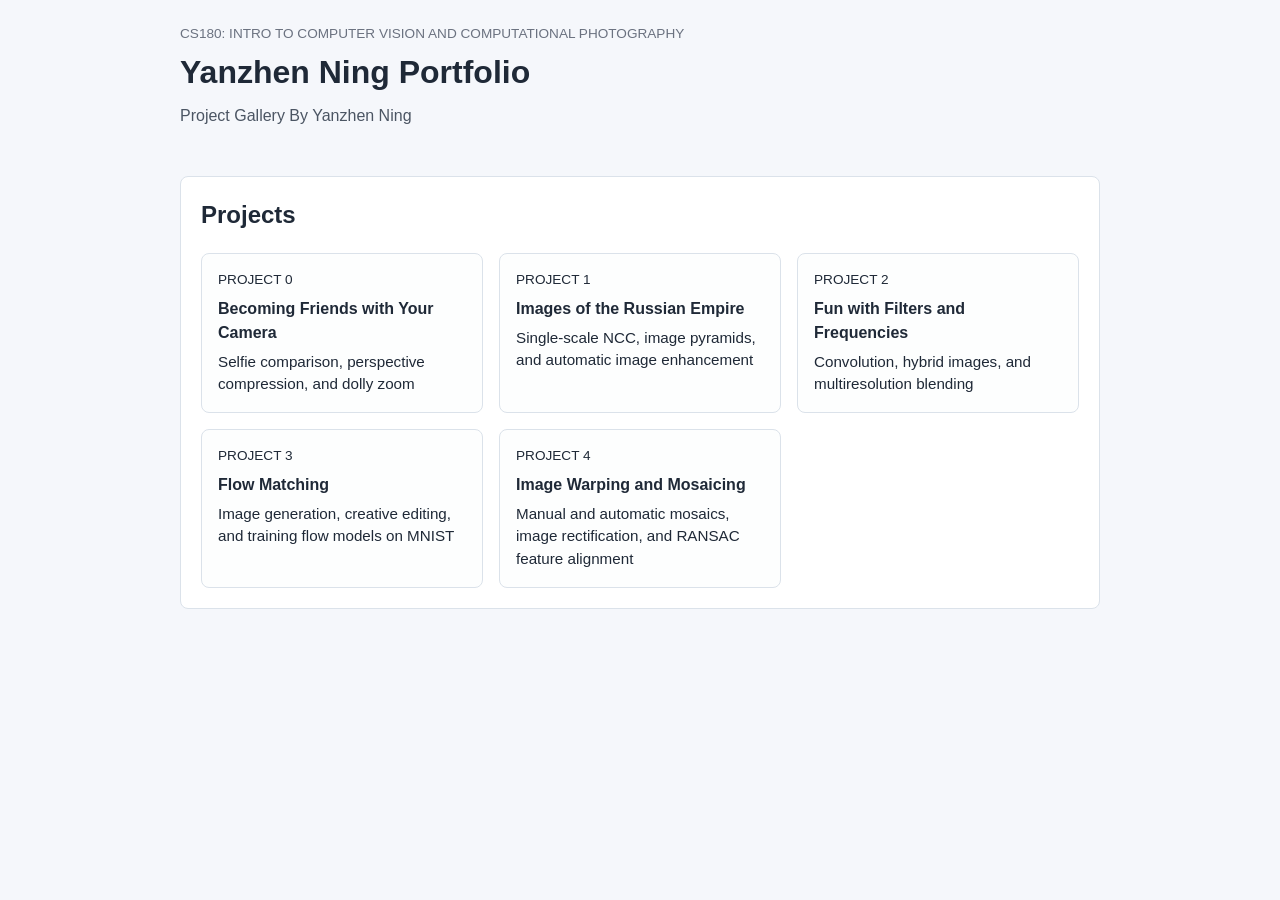
<file: index.html>
<!DOCTYPE html>
<html lang="en">
<head>
  <meta charset="utf-8">
  <meta name="viewport" content="width=device-width, initial-scale=1">
  <title>Yanzhen Ning | CS180 Portfolio</title>
  <link rel="stylesheet" href="./style.css">
</head>
<body>
  <header class="site-header">
    <div>
      <p class="eyebrow">CS180: Intro to Computer Vision and Computational Photography</p>
      <h1>Yanzhen Ning Portfolio</h1>
      <p class="lede">Project Gallery By Yanzhen Ning</p>
    </div>
  </header>

  <main class="page">
    <section class="panel">
      <h2>Projects</h2>
      <div class="project-grid">
        <a class="project-card active" href="./0/index.html">
          <span class="project-label">Project 0</span>
          <strong>Becoming Friends with Your Camera</strong>
          <span class="project-meta">Selfie comparison, perspective compression, and dolly zoom</span>
        </a>
        <a class="project-card active" href="./1/index.html">
          <span class="project-label">Project 1</span>
          <strong>Images of the Russian Empire</strong>
          <span class="project-meta">Single-scale NCC, image pyramids, and automatic image enhancement</span>
        </a>
        <a class="project-card active" href="./2/index.html">
          <span class="project-label">Project 2</span>
          <strong>Fun with Filters and Frequencies</strong>
          <span class="project-meta">Convolution, hybrid images, and multiresolution blending</span>
        </a>
        <a class="project-card active" href="./3/index.html">
          <span class="project-label">Project 3</span>
          <strong>Flow Matching</strong>
          <span class="project-meta">Image generation, creative editing, and training flow models on MNIST</span>
        </a>
        <a class="project-card active" href="./4/index.html">
          <span class="project-label">Project 4</span>
          <strong>Image Warping and Mosaicing</strong>
          <span class="project-meta">Manual and automatic mosaics, image rectification, and RANSAC feature alignment</span>
        </a>
      </div>
    </section>
  </main>
</body>
</html>
</file>
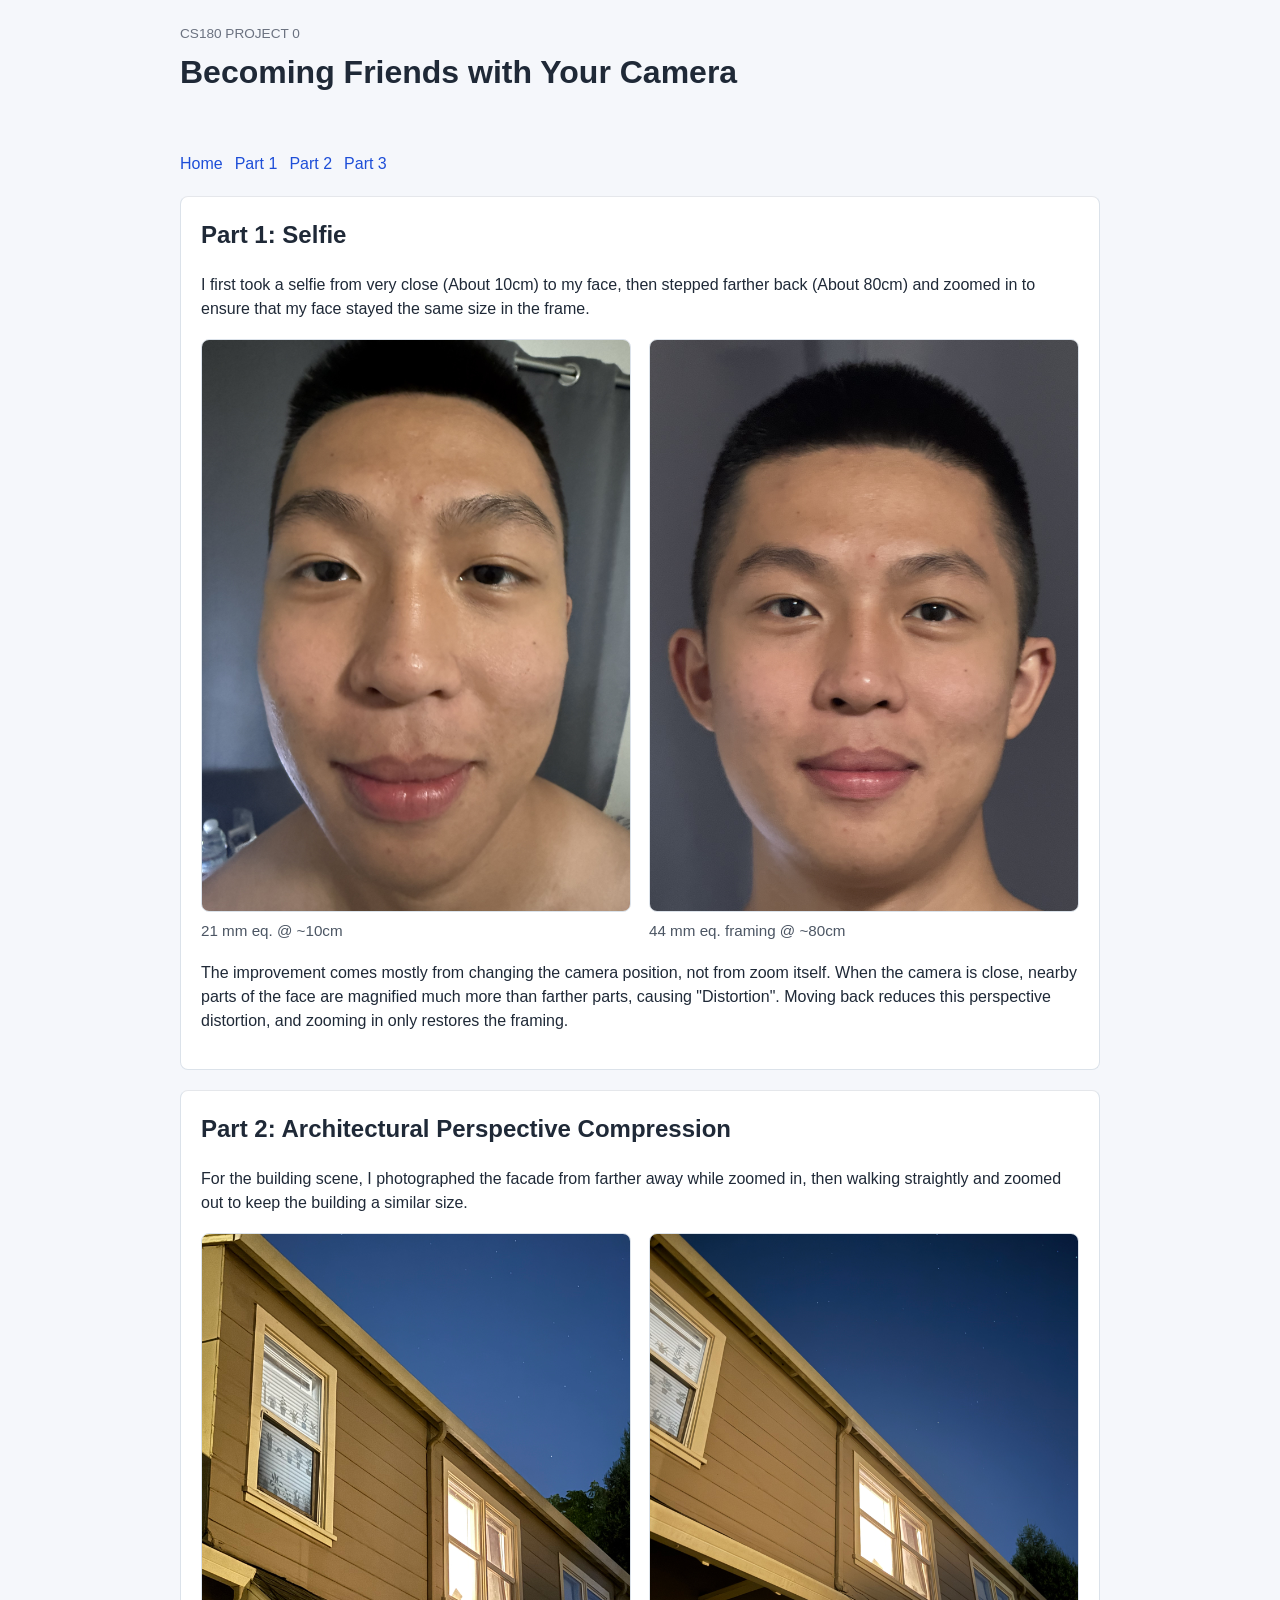
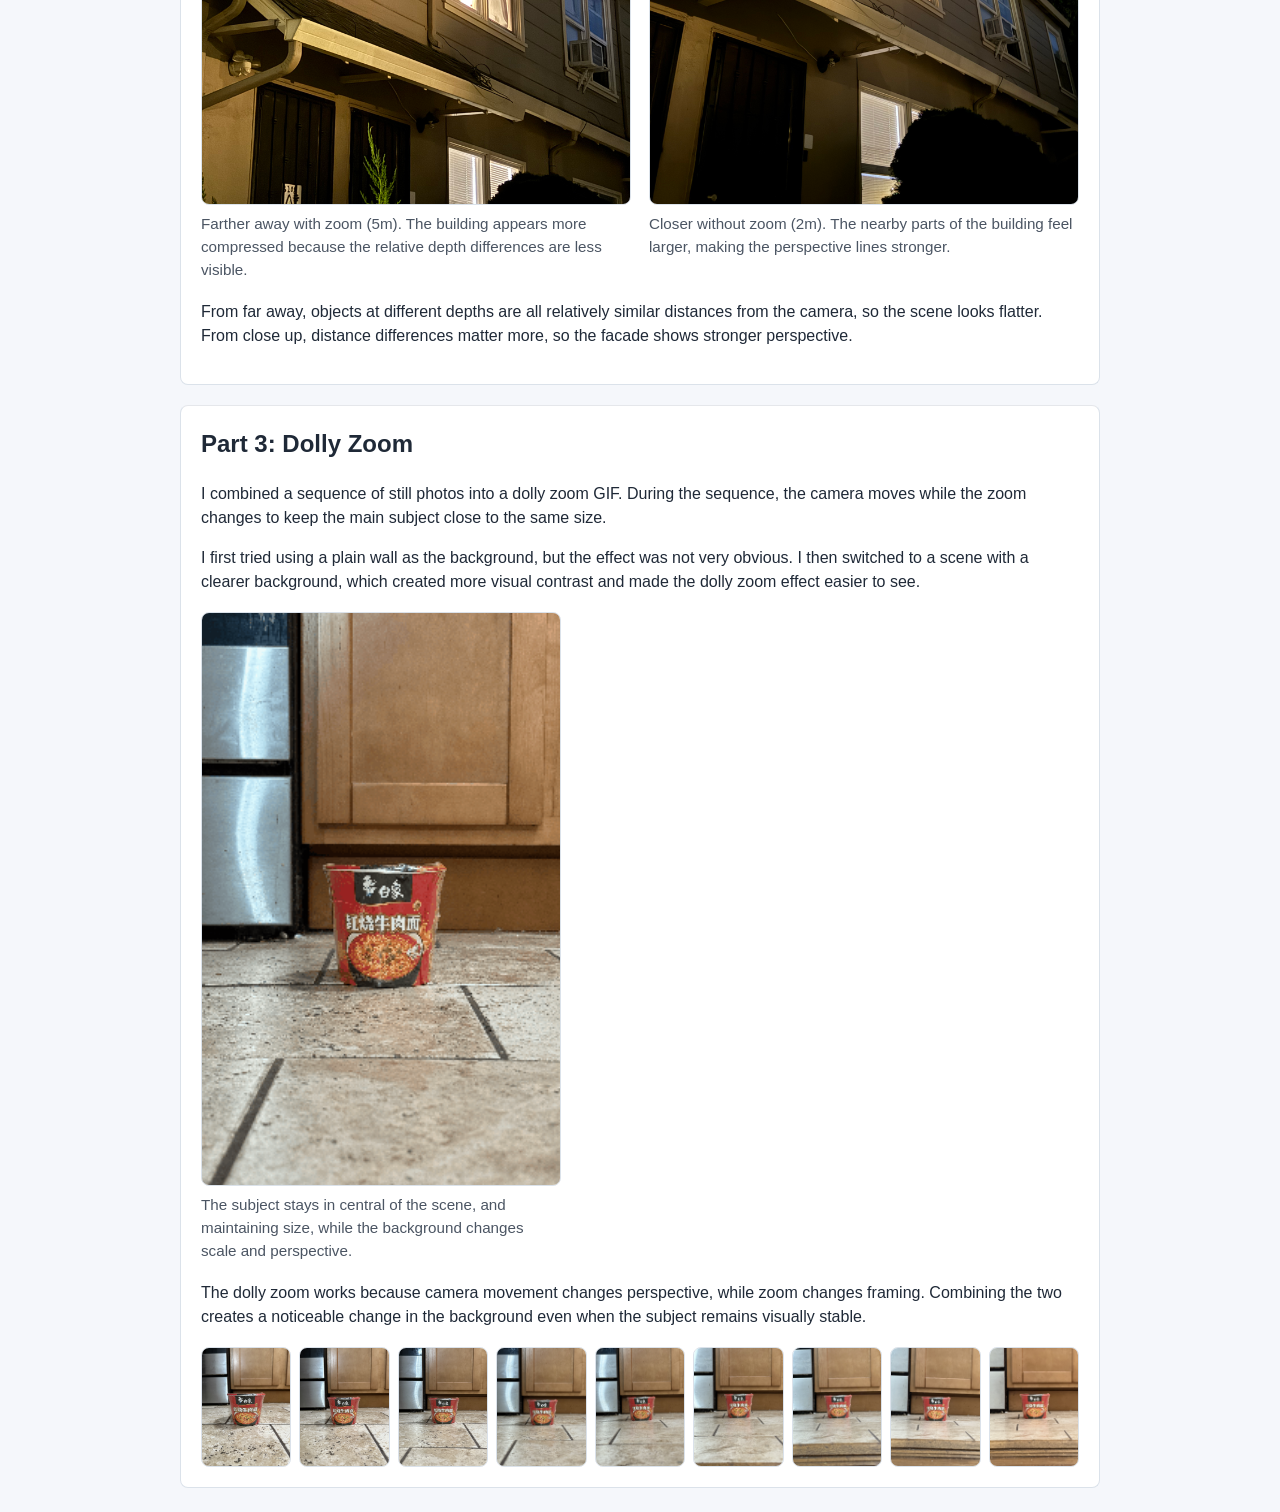
<file: 0/index.html>
<!DOCTYPE html>
<html lang="en">
<head>
  <meta charset="utf-8">
  <meta name="viewport" content="width=device-width, initial-scale=1">
  <title>Project 0 | Fallmoon74 CS180 Portfolio</title>
  <link rel="stylesheet" href="../style.css">
</head>
<body>
  <header class="site-header">
    <div>
      <p class="eyebrow">CS180 Project 0</p>
      <h1>Becoming Friends with Your Camera</h1>
    </div>
  </header>

  <main class="page">
    <nav class="content-nav">
      <a href="../index.html">Home</a>
      <a href="#part-1">Part 1</a>
      <a href="#part-2">Part 2</a>
      <a href="#part-3">Part 3</a>
    </nav>

    <section id="part-1" class="panel writeup-section">
      <h2>Part 1: Selfie</h2>
      <p>I first took a selfie from very close (About 10cm) to my face, then stepped farther back (About 80cm) and zoomed in to ensure that my face stayed the same size in the frame.</p>
      <div class="figure-grid">
        <figure>
          <img src="./fig/selfie1.jpg" alt="Close-up selfie">
          <figcaption>21 mm eq. @ ~10cm</figcaption>
        </figure>
        <figure>
          <img src="./fig/selfie2.jpg" alt="Portrait taken from farther away with zoom">
          <figcaption>44 mm eq. framing @ ~80cm</figcaption>
        </figure>
      </div>
      <p>The improvement comes mostly from changing the camera position, not from zoom itself. When the camera is close, nearby parts of the face are magnified much more than farther parts, causing "Distortion". Moving back reduces this perspective distortion, and zooming in only restores the framing.</p>
    </section>

    <section id="part-2" class="panel writeup-section">
      <h2>Part 2: Architectural Perspective Compression</h2>
      <p>For the building scene, I photographed the facade from farther away while zoomed in, then walking straightly and zoomed out to keep the building a similar size.</p>
      <div class="figure-grid">
        <figure>
          <img src="./fig/room1.jpg" alt="Building photographed from farther away with zoom">
          <figcaption>Farther away with zoom (5m). The building appears more compressed because the relative depth differences are less visible.</figcaption>
        </figure>
        <figure>
          <img src="./fig/room2.jpg" alt="Building photographed from closer position without zoom">
          <figcaption>Closer without zoom (2m). The nearby parts of the building feel larger, making the perspective lines stronger.</figcaption>
        </figure>
      </div>
      <p>From far away, objects at different depths are all relatively similar distances from the camera, so the scene looks flatter. From close up, distance differences matter more, so the facade shows stronger perspective.</p>
    </section>

    <section id="part-3" class="panel writeup-section">
      <h2>Part 3: Dolly Zoom</h2>
      <p>I combined a sequence of still photos into a dolly zoom GIF. During the sequence, the camera moves while the zoom changes to keep the main subject close to the same size.</p>
      <p>I first tried using a plain wall as the background, but the effect was not very obvious. I then switched to a scene with a clearer background, which created more visual contrast and made the dolly zoom effect easier to see.</p>
      <figure class="single-figure">
        <img src="./fig/Dolly.GIF" alt="Dolly zoom animation">
        <figcaption>The subject stays in central of the scene, and maintaining size, while the background changes scale and perspective.</figcaption>
      </figure>
      <p>The dolly zoom works because camera movement changes perspective, while zoom changes framing. Combining the two creates a noticeable change in the background even when the subject remains visually stable.</p>
      <div class="dolly-gallery">
        <img src="./fig/1.jpg" alt="Dolly zoom source frame 1">
        <img src="./fig/2.jpg" alt="Dolly zoom source frame 2">
        <img src="./fig/3.jpg" alt="Dolly zoom source frame 3">
        <img src="./fig/4.jpg" alt="Dolly zoom source frame 4">
        <img src="./fig/5.jpg" alt="Dolly zoom source frame 5">
        <img src="./fig/6.jpg" alt="Dolly zoom source frame 6">
        <img src="./fig/7.jpg" alt="Dolly zoom source frame 7">
        <img src="./fig/8.jpg" alt="Dolly zoom source frame 8">
        <img src="./fig/9.jpg" alt="Dolly zoom source frame 9">
      </div>
    </section>
  </main>
</body>
</html>
</file>
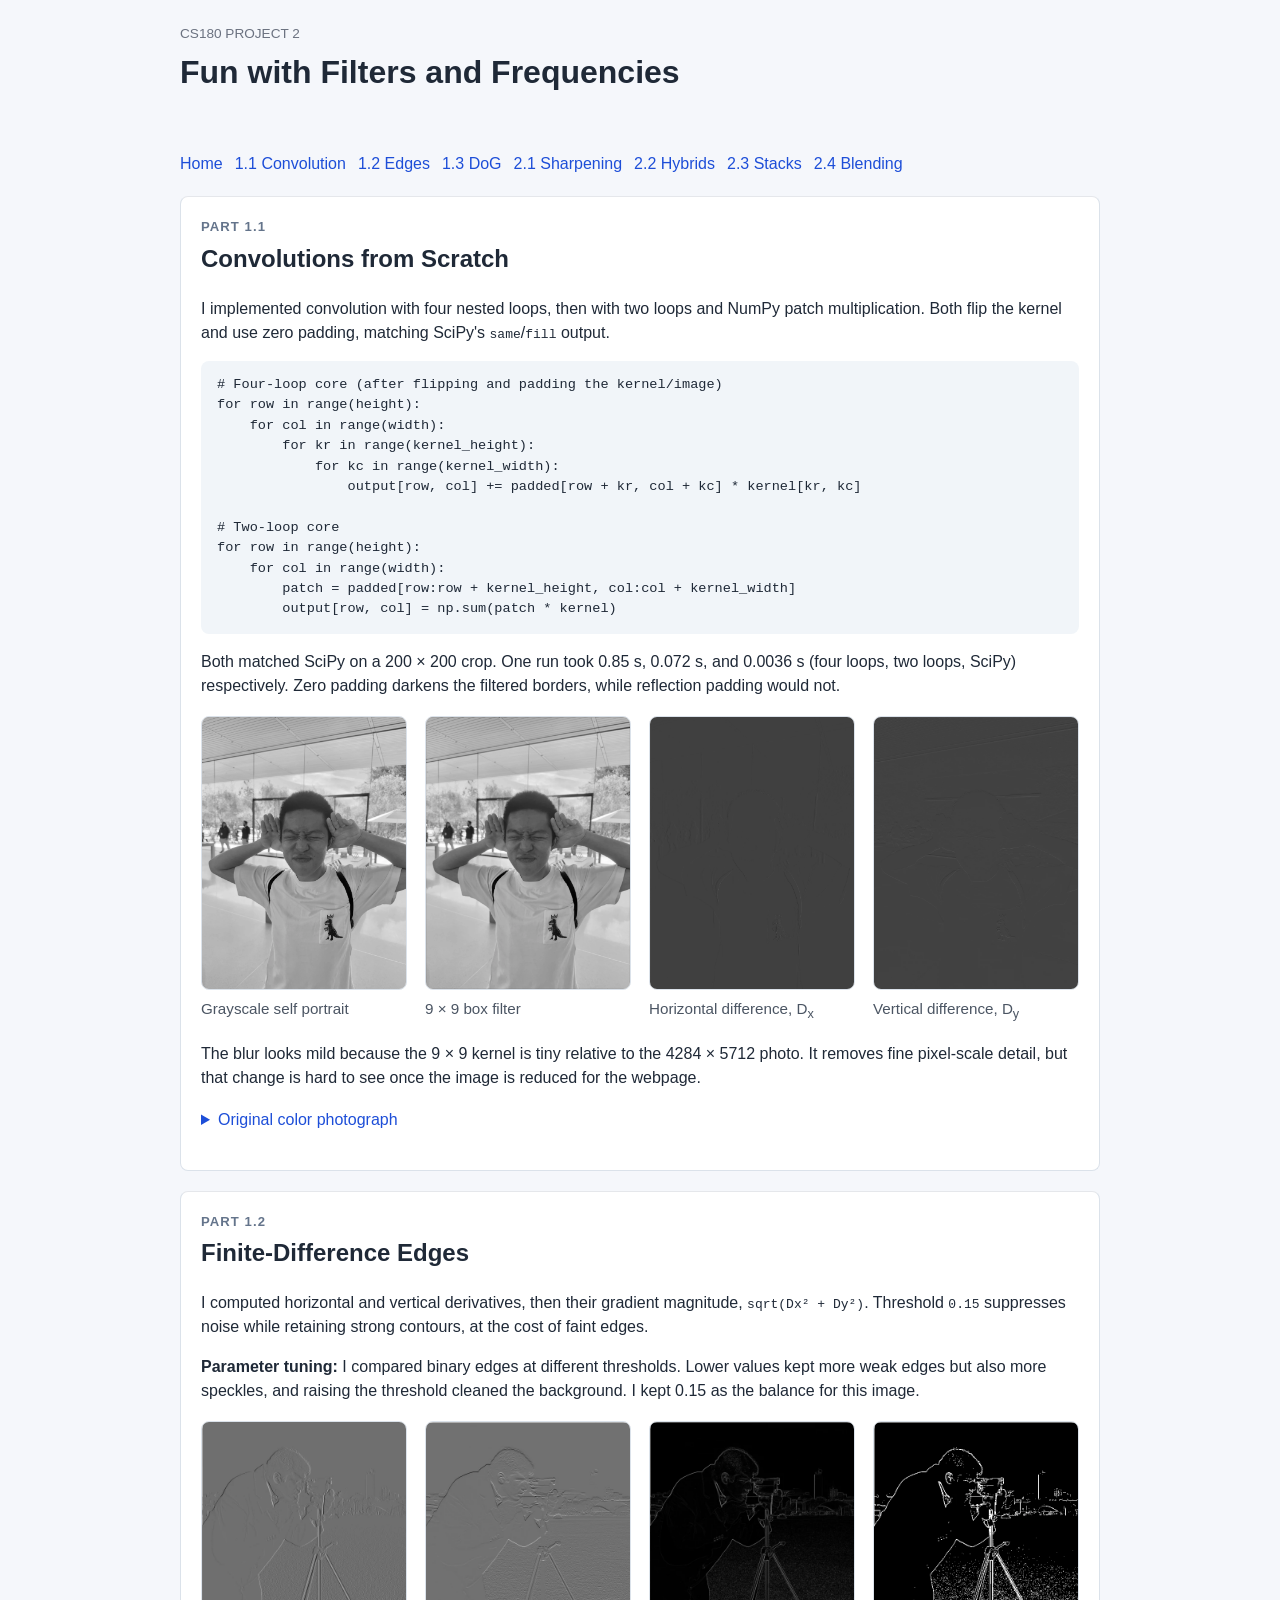
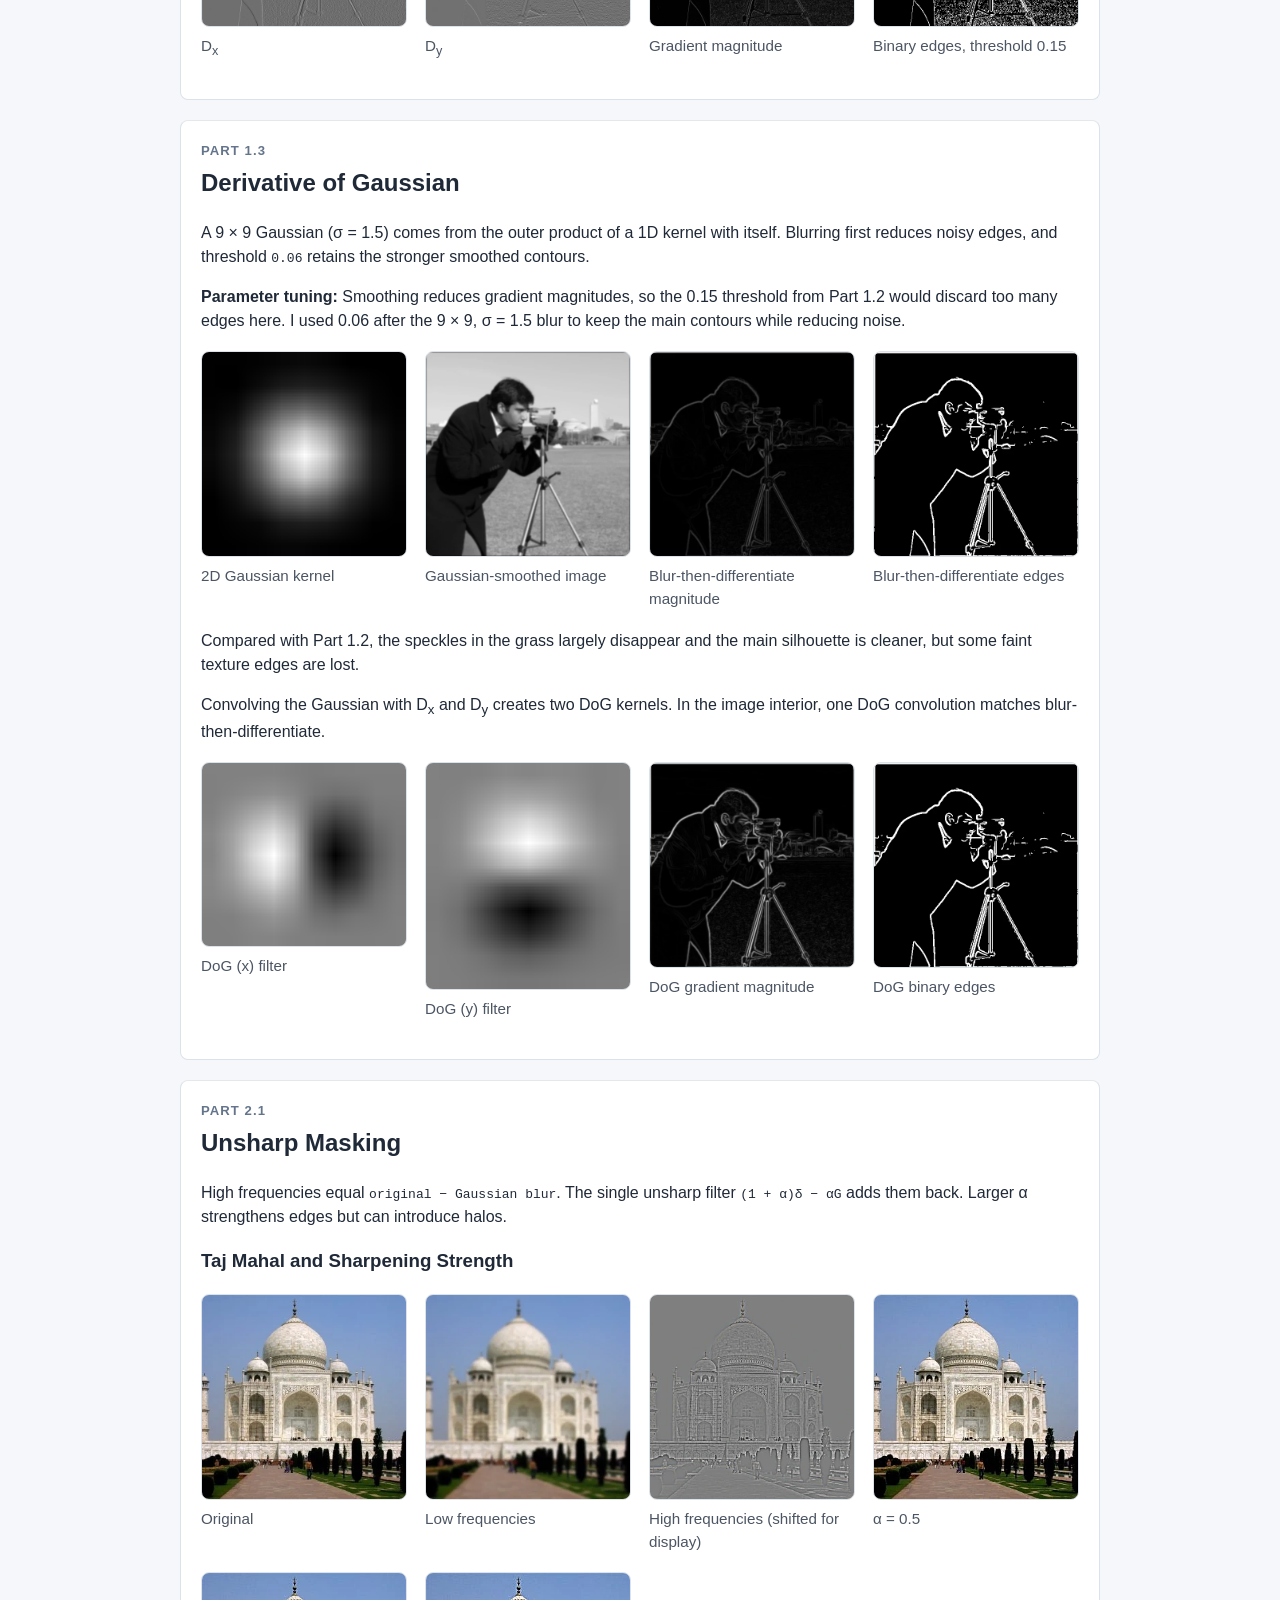
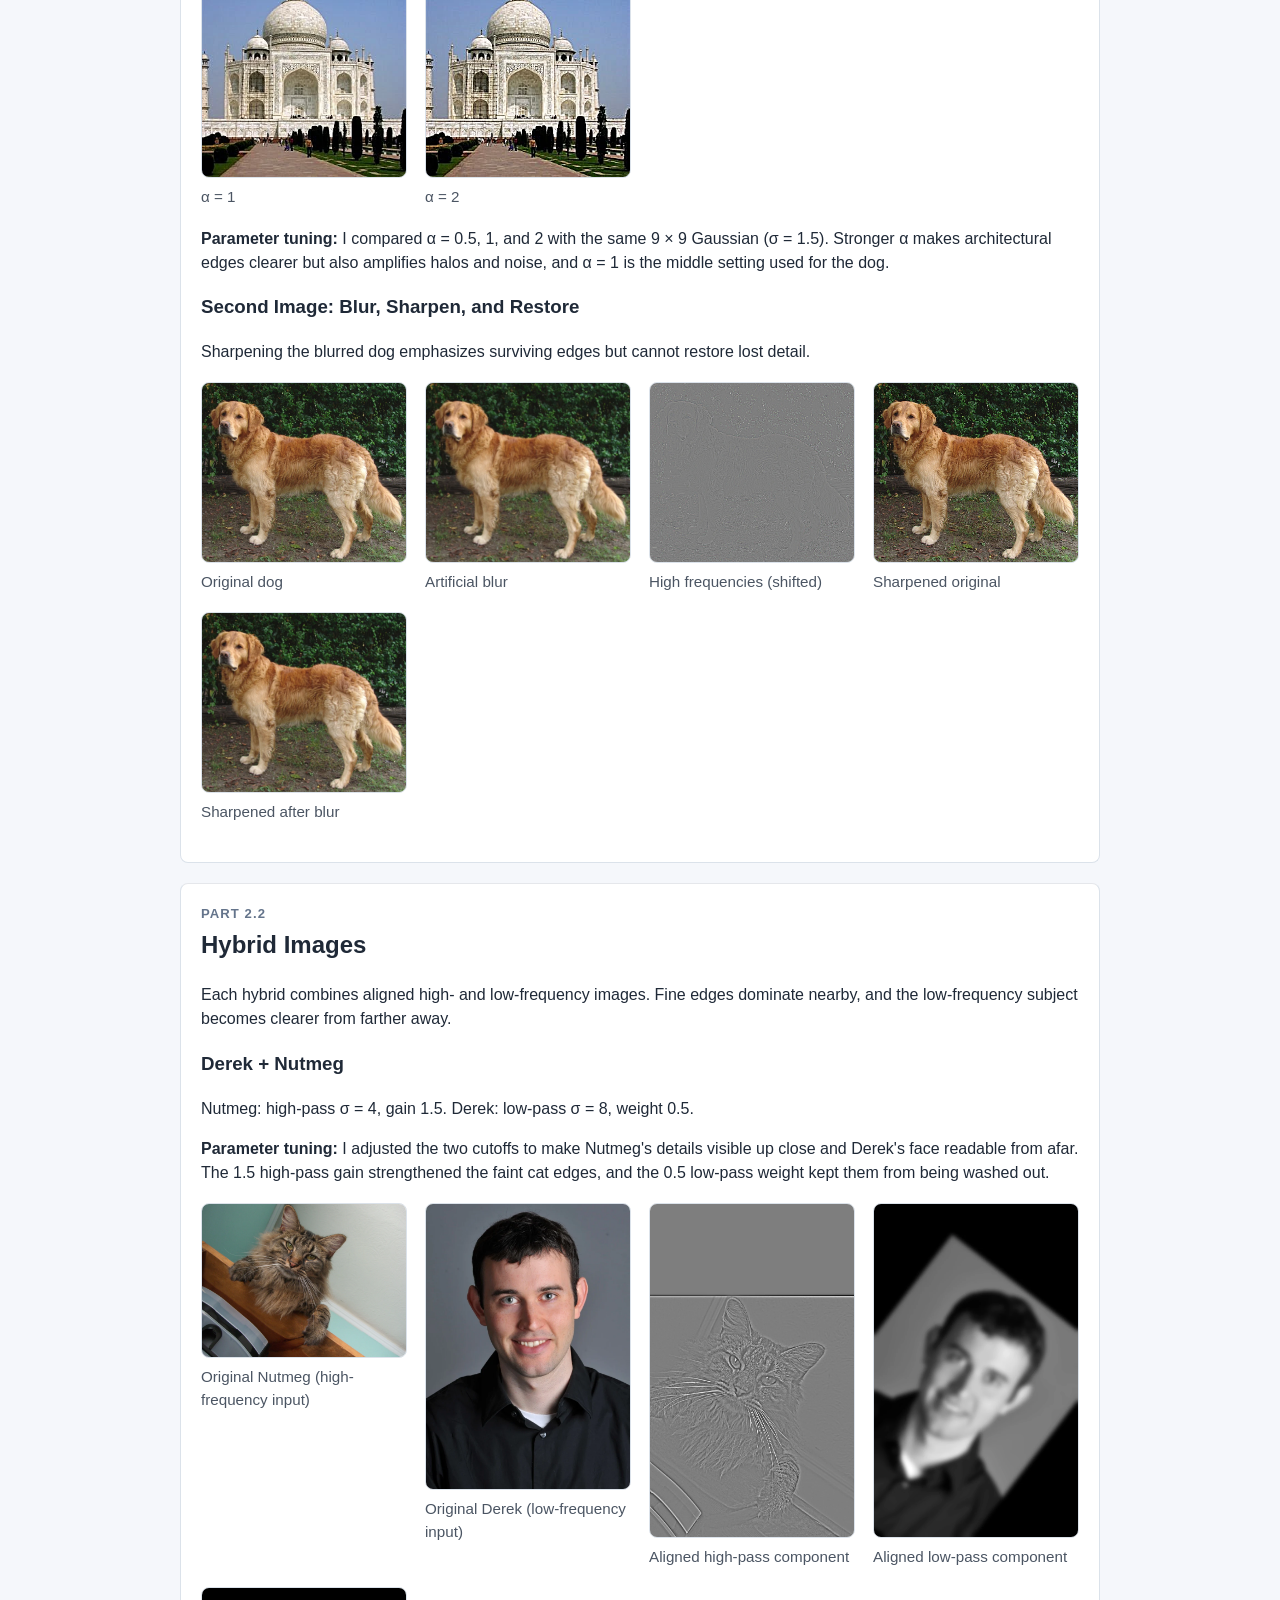
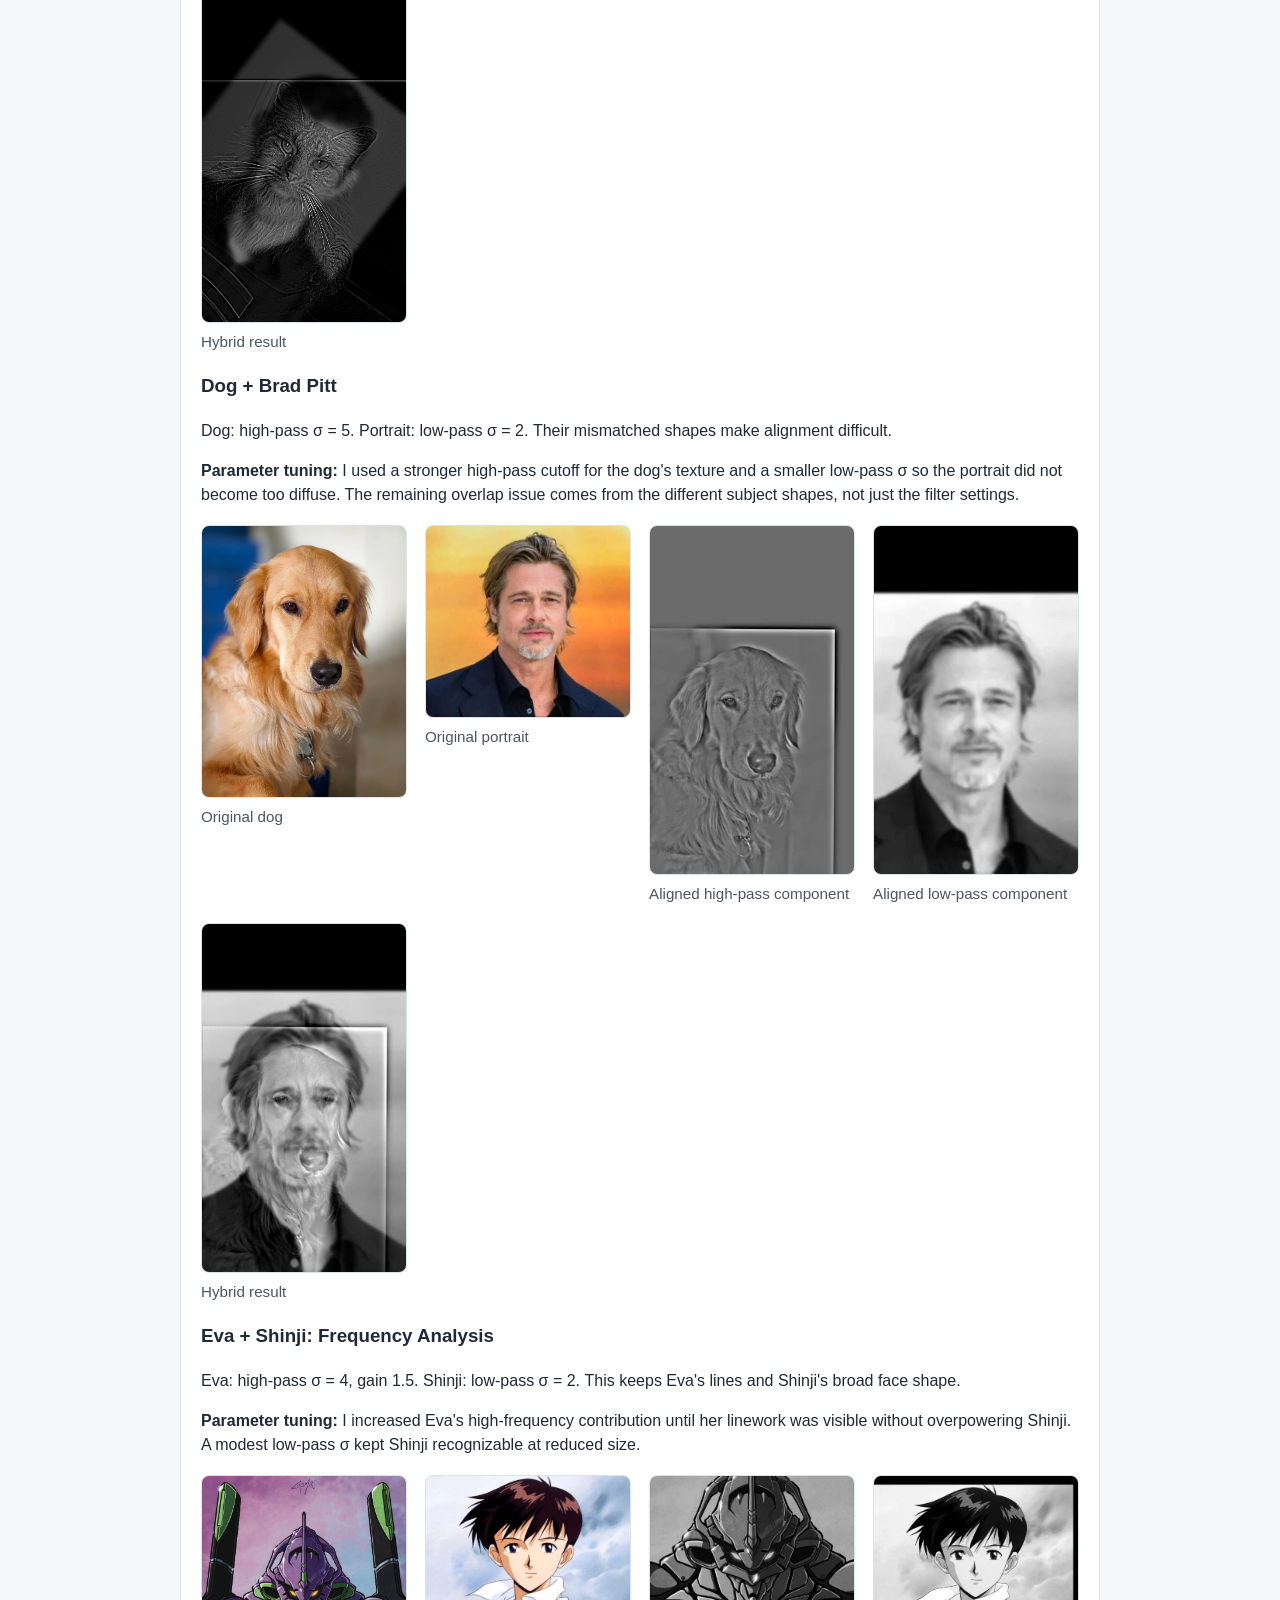
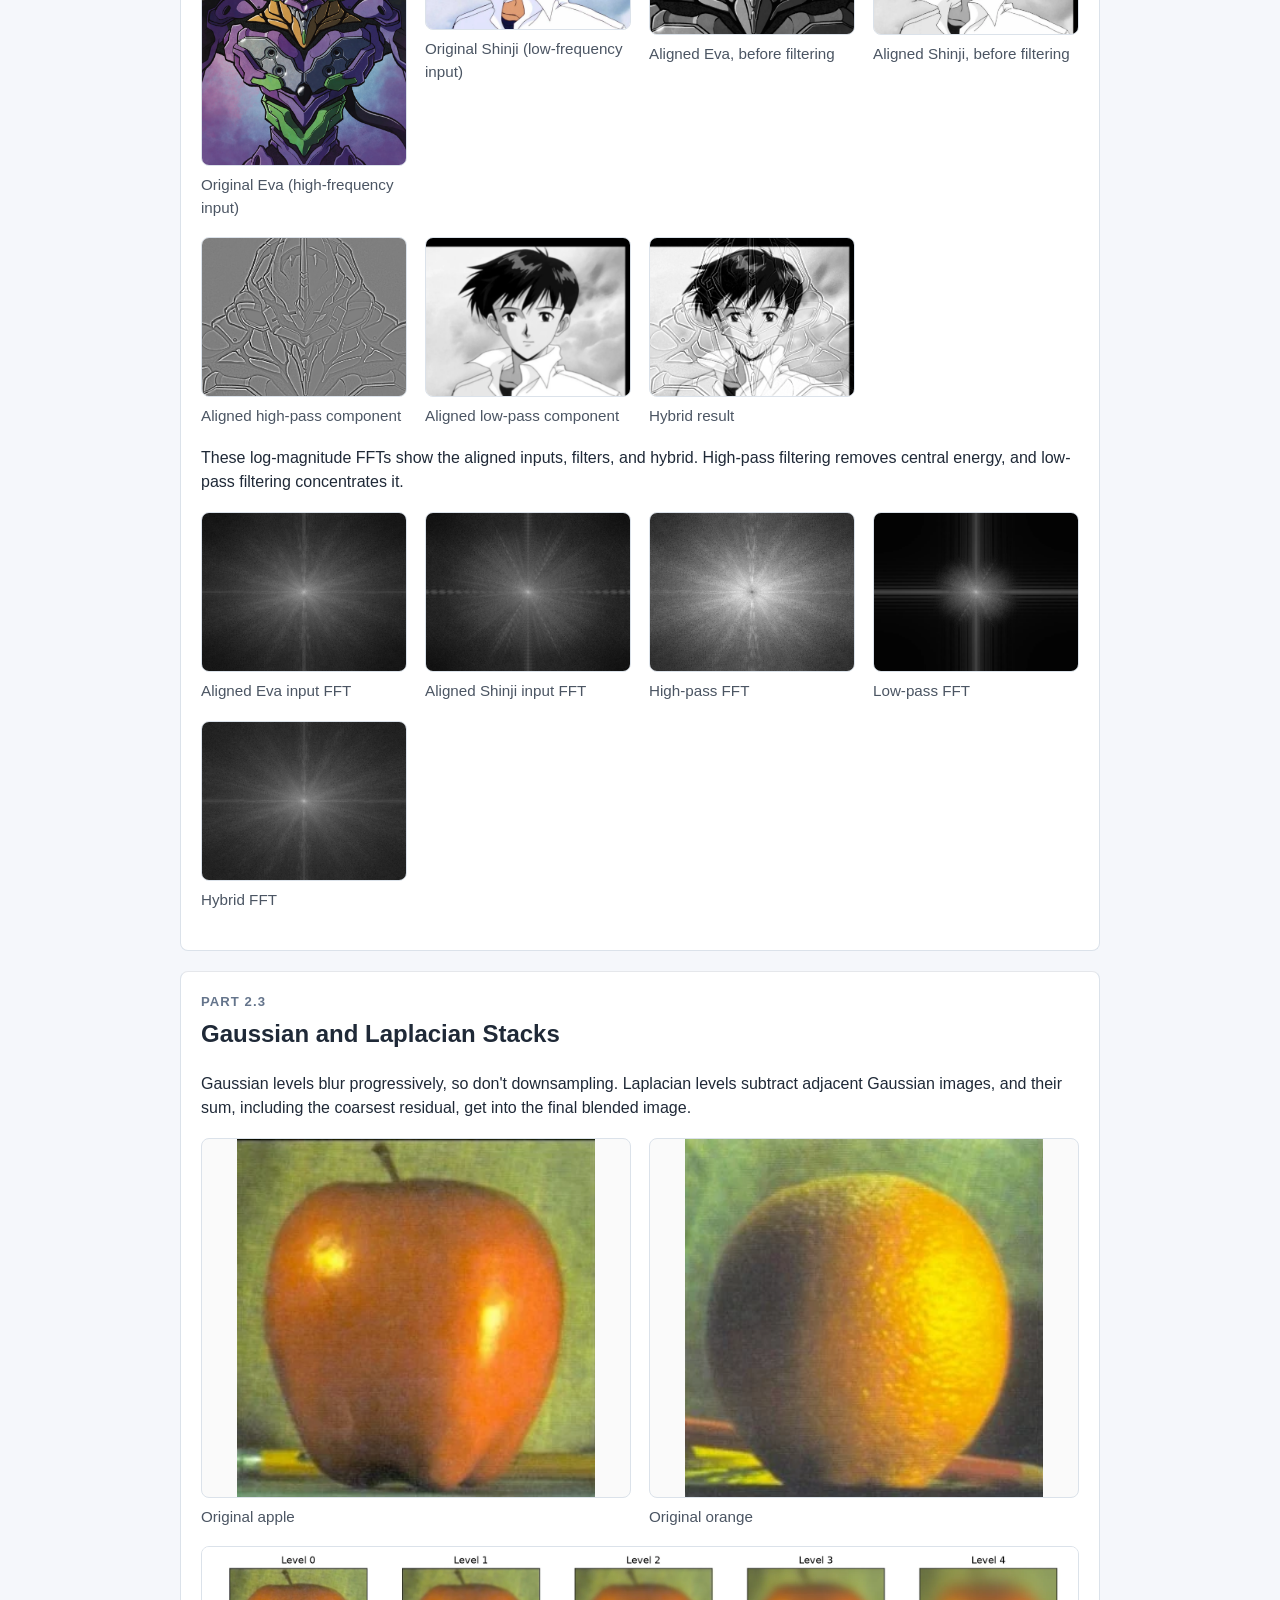
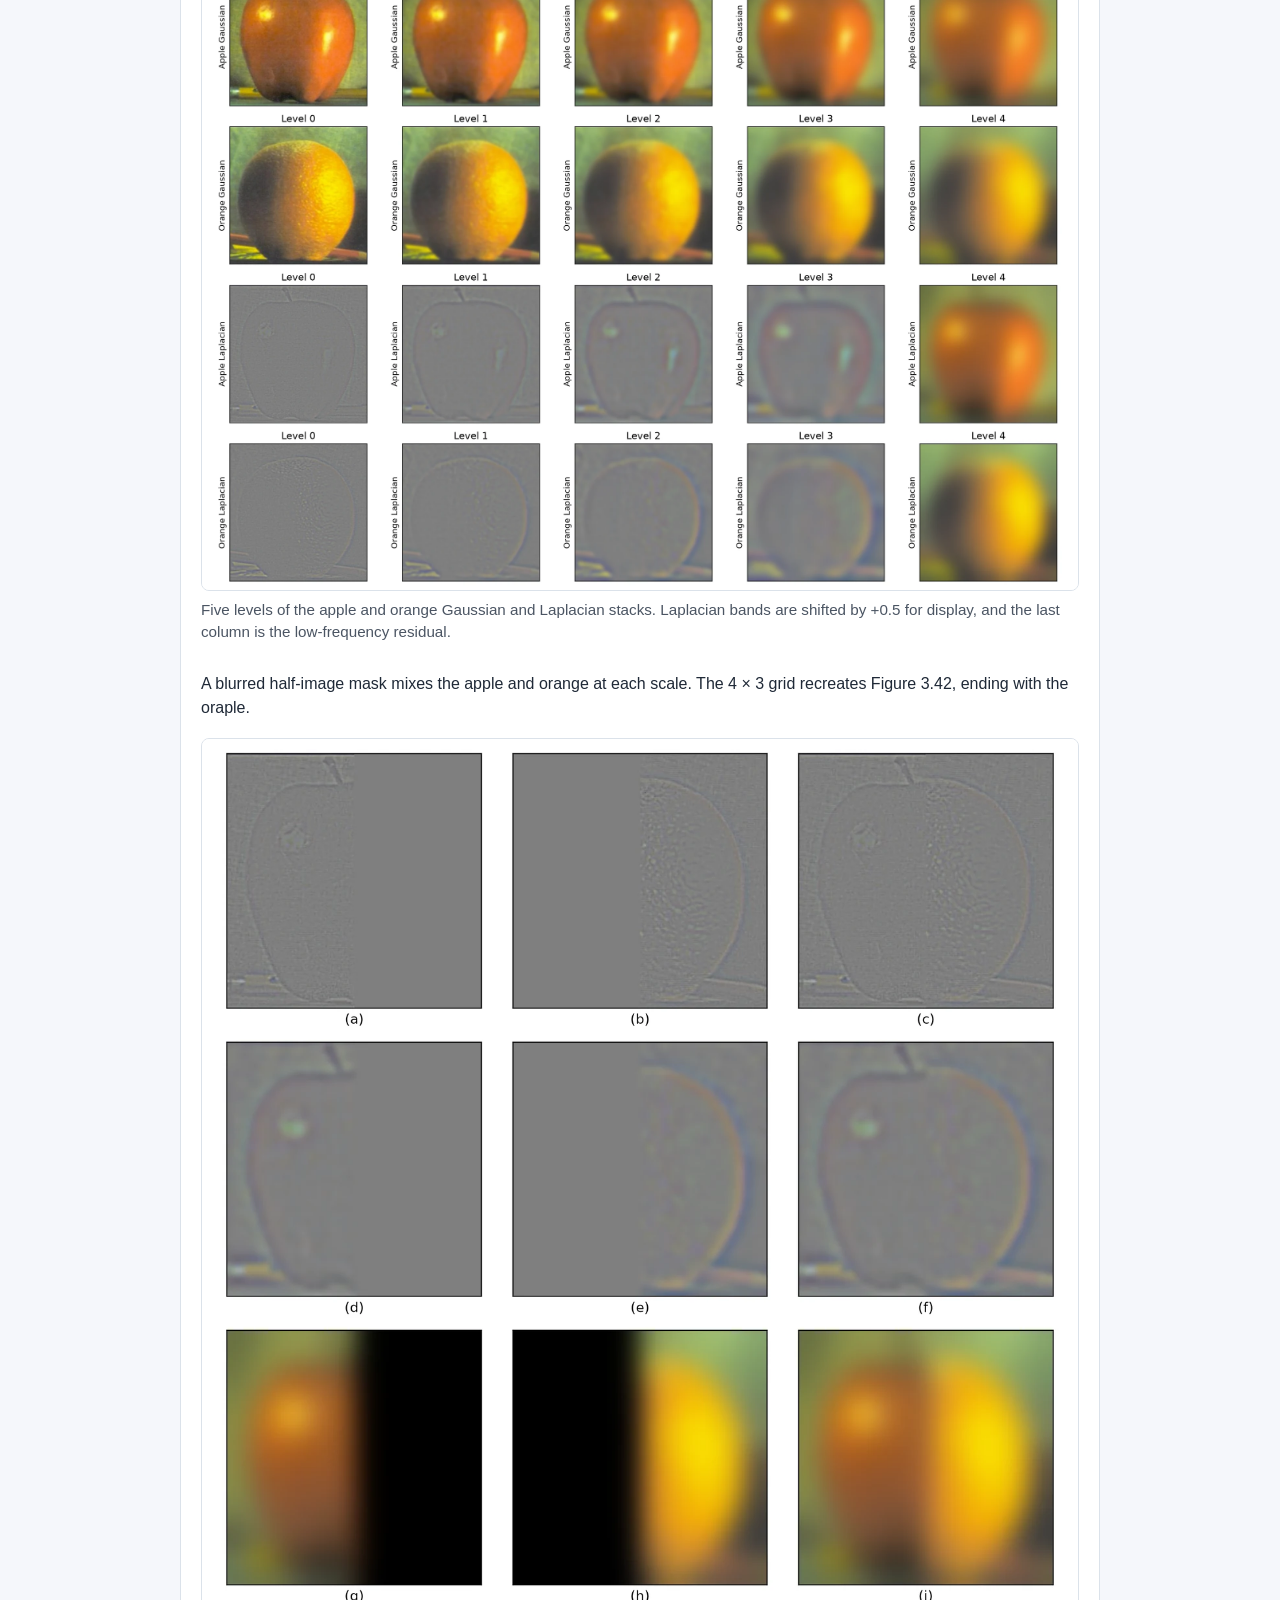
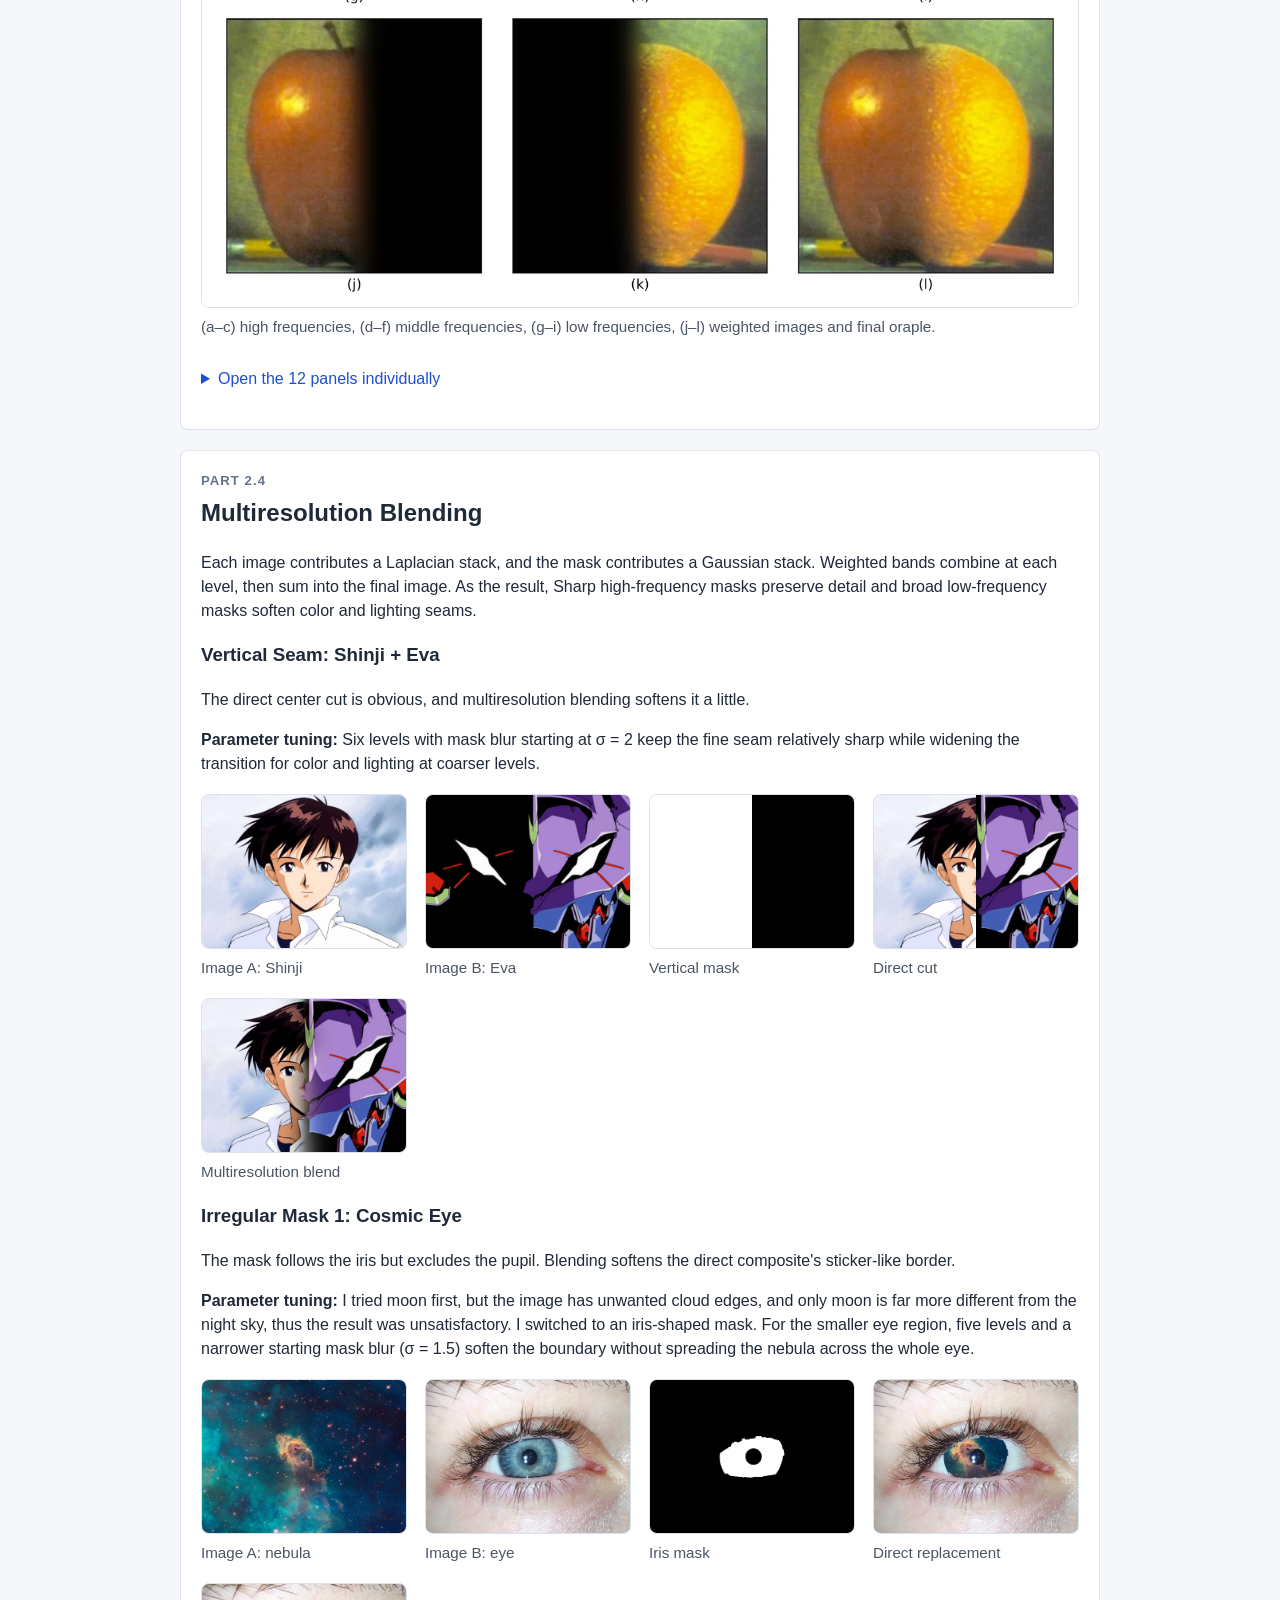
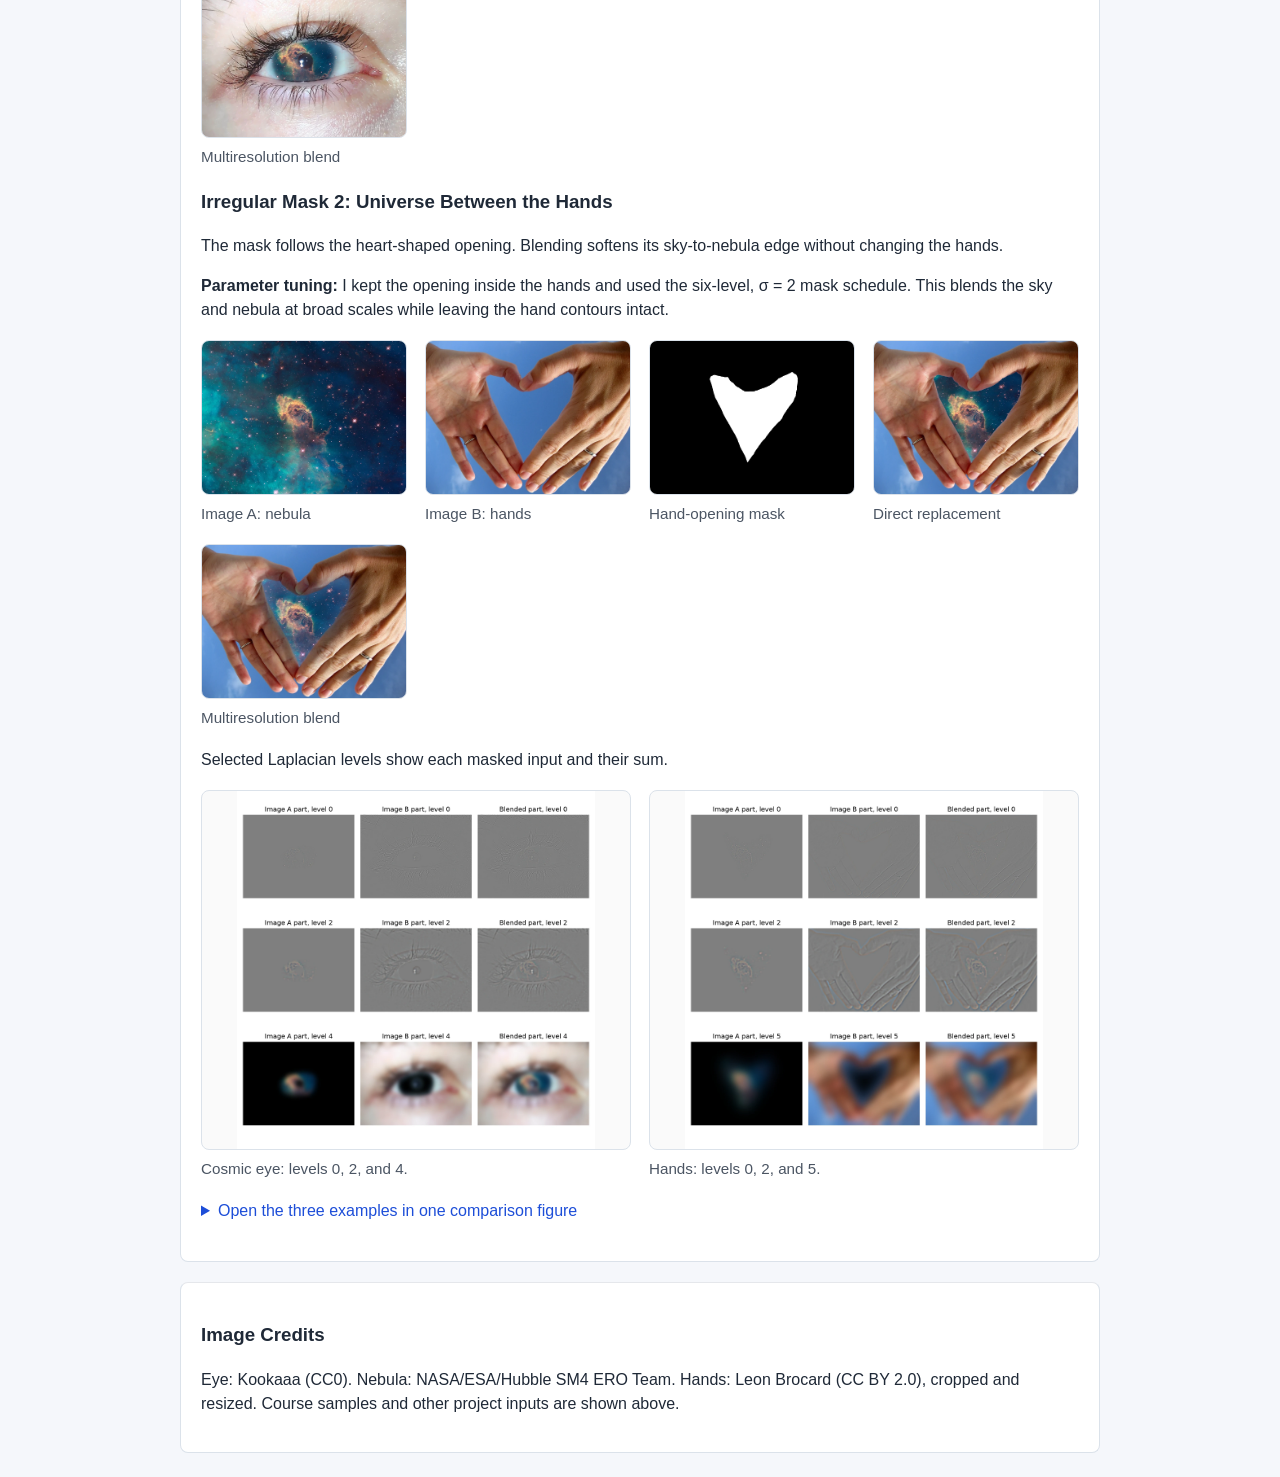
<file: 2/index.html>
<!DOCTYPE html>
<html lang="en">
<head>
  <meta charset="utf-8">
  <meta name="viewport" content="width=device-width, initial-scale=1">
  <title>Project 2 | Fallmoon74 CS180 Portfolio</title>
  <link rel="stylesheet" href="../style.css">
  <style>
    .wide-figure { margin: 18px 0 28px; }
    .code-block { overflow-x: auto; padding: 14px 16px; border-radius: 8px; background: #f1f5f9; font-size: .85rem; }
    .small-grid { grid-template-columns: repeat(auto-fit, minmax(180px, 1fr)); }
    .figure-grid img { max-height: 360px; object-fit: contain; background: #fafafa; }
    .wide-figure img { max-height: none; }
    details { margin: 18px 0; }
    summary { cursor: pointer; color: #1d4ed8; }
  </style>
</head>
<body>
  <header class="site-header">
    <div>
      <p class="eyebrow">CS180 Project 2</p>
      <h1>Fun with Filters and Frequencies</h1>
    </div>
  </header>

  <main class="page">
    <nav class="content-nav" aria-label="Project sections">
      <a href="../index.html">Home</a>
      <a href="#convolution">1.1 Convolution</a>
      <a href="#differences">1.2 Edges</a>
      <a href="#dog">1.3 DoG</a>
      <a href="#sharpening">2.1 Sharpening</a>
      <a href="#hybrids">2.2 Hybrids</a>
      <a href="#stacks">2.3 Stacks</a>
      <a href="#blending">2.4 Blending</a>
    </nav>

    <section id="convolution" class="panel writeup-section">
      <p class="section-kicker">Part 1.1</p>
      <h2>Convolutions from Scratch</h2>
      <p>I implemented convolution with four nested loops, then with two loops and NumPy patch multiplication. Both flip the kernel and use zero padding, matching SciPy's <code>same</code>/<code>fill</code> output.</p>
      <pre class="code-block"><code># Four-loop core (after flipping and padding the kernel/image)
for row in range(height):
    for col in range(width):
        for kr in range(kernel_height):
            for kc in range(kernel_width):
                output[row, col] += padded[row + kr, col + kc] * kernel[kr, kc]

# Two-loop core
for row in range(height):
    for col in range(width):
        patch = padded[row:row + kernel_height, col:col + kernel_width]
        output[row, col] = np.sum(patch * kernel)</code></pre>
      <p>Both matched SciPy on a 200 × 200 crop. One run took 0.85 s, 0.072 s, and 0.0036 s (four loops, two loops, SciPy) respectively. Zero padding darkens the filtered borders, while reflection padding would not.</p>
      <div class="figure-grid small-grid">
        <figure><img src="./fig/result_1_1_1.webp" alt="Grayscale self portrait" loading="lazy"><figcaption>Grayscale self portrait</figcaption></figure>
        <figure><img src="./fig/result_1_1_2.webp" alt="Self portrait after a 9 by 9 box filter" loading="lazy"><figcaption>9 × 9 box filter</figcaption></figure>
        <figure><img src="./fig/result_1_1_3.webp" alt="Horizontal finite difference on the self portrait" loading="lazy"><figcaption>Horizontal difference, D<sub>x</sub></figcaption></figure>
        <figure><img src="./fig/result_1_1_4.webp" alt="Vertical finite difference on the self portrait" loading="lazy"><figcaption>Vertical difference, D<sub>y</sub></figcaption></figure>
      </div>
      <p>The blur looks mild because the 9 × 9 kernel is tiny relative to the 4284 × 5712 photo. It removes fine pixel-scale detail, but that change is hard to see once the image is reduced for the webpage.</p>
      <details><summary>Original color photograph</summary><figure class="single-figure"><img src="./fig/image_1_1.webp" alt="Original color self portrait" loading="lazy"><figcaption>Input photograph before grayscale conversion.</figcaption></figure></details>
    </section>

    <section id="differences" class="panel writeup-section">
      <p class="section-kicker">Part 1.2</p>
      <h2>Finite-Difference Edges</h2>
      <p>I computed horizontal and vertical derivatives, then their gradient magnitude, <code>sqrt(Dx² + Dy²)</code>. Threshold <code>0.15</code> suppresses noise while retaining strong contours, at the cost of faint edges.</p>
      <p><strong>Parameter tuning:</strong> I compared binary edges at different thresholds. Lower values kept more weak edges but also more speckles, and raising the threshold cleaned the background. I kept 0.15 as the balance for this image.</p>
      <div class="figure-grid small-grid">
        <figure><img src="./fig/result_1_2_1.webp" alt="Cameraman horizontal derivative" loading="lazy"><figcaption>D<sub>x</sub></figcaption></figure>
        <figure><img src="./fig/result_1_2_2.webp" alt="Cameraman vertical derivative" loading="lazy"><figcaption>D<sub>y</sub></figcaption></figure>
        <figure><img src="./fig/result_1_2_3.webp" alt="Cameraman gradient magnitude" loading="lazy"><figcaption>Gradient magnitude</figcaption></figure>
        <figure><img src="./fig/result_1_2_4.webp" alt="Thresholded cameraman edges" loading="lazy"><figcaption>Binary edges, threshold 0.15</figcaption></figure>
      </div>
    </section>

    <section id="dog" class="panel writeup-section">
      <p class="section-kicker">Part 1.3</p>
      <h2>Derivative of Gaussian</h2>
      <p>A 9 × 9 Gaussian (σ = 1.5) comes from the outer product of a 1D kernel with itself. Blurring first reduces noisy edges, and threshold <code>0.06</code> retains the stronger smoothed contours.</p>
      <p><strong>Parameter tuning:</strong> Smoothing reduces gradient magnitudes, so the 0.15 threshold from Part 1.2 would discard too many edges here. I used 0.06 after the 9 × 9, σ = 1.5 blur to keep the main contours while reducing noise.</p>
      <div class="figure-grid small-grid">
        <figure><img src="./fig/result_1_3_1.webp" alt="Two-dimensional Gaussian kernel" loading="lazy"><figcaption>2D Gaussian kernel</figcaption></figure>
        <figure><img src="./fig/result_1_3_2.webp" alt="Blurred cameraman image" loading="lazy"><figcaption>Gaussian-smoothed image</figcaption></figure>
        <figure><img src="./fig/result_1_3_3.webp" alt="Gradient magnitude after blurring" loading="lazy"><figcaption>Blur-then-differentiate magnitude</figcaption></figure>
        <figure><img src="./fig/result_1_3_4.webp" alt="Binary edges after blurring" loading="lazy"><figcaption>Blur-then-differentiate edges</figcaption></figure>
      </div>
      <p>Compared with Part 1.2, the speckles in the grass largely disappear and the main silhouette is cleaner, but some faint texture edges are lost.</p>
      <p>Convolving the Gaussian with D<sub>x</sub> and D<sub>y</sub> creates two DoG kernels. In the image interior, one DoG convolution matches blur-then-differentiate.</p>
      <div class="figure-grid small-grid">
        <figure><img src="./fig/result_1_3_5.webp" alt="Derivative of Gaussian filter in x" loading="lazy"><figcaption>DoG (x) filter</figcaption></figure>
        <figure><img src="./fig/result_1_3_6.webp" alt="Derivative of Gaussian filter in y" loading="lazy"><figcaption>DoG (y) filter</figcaption></figure>
        <figure><img src="./fig/result_1_3_7.webp" alt="Gradient magnitude using DoG filters" loading="lazy"><figcaption>DoG gradient magnitude</figcaption></figure>
        <figure><img src="./fig/result_1_3_8.webp" alt="Binary edges using DoG filters" loading="lazy"><figcaption>DoG binary edges</figcaption></figure>
      </div>
    </section>

    <section id="sharpening" class="panel writeup-section">
      <p class="section-kicker">Part 2.1</p>
      <h2>Unsharp Masking</h2>
      <p>High frequencies equal <code>original − Gaussian blur</code>. The single unsharp filter <code>(1 + α)δ − αG</code> adds them back. Larger α strengthens edges but can introduce halos.</p>
      <h3>Taj Mahal and Sharpening Strength</h3>
      <div class="figure-grid small-grid">
        <figure><img src="./fig/result_2_1_1.webp" alt="Original Taj Mahal image" loading="lazy"><figcaption>Original</figcaption></figure>
        <figure><img src="./fig/result_2_1_2.webp" alt="Blurred Taj Mahal" loading="lazy"><figcaption>Low frequencies</figcaption></figure>
        <figure><img src="./fig/result_2_1_3.webp" alt="Taj Mahal high frequency component" loading="lazy"><figcaption>High frequencies (shifted for display)</figcaption></figure>
        <figure><img src="./fig/result_2_1_4.webp" alt="Taj sharpened with alpha 0.5" loading="lazy"><figcaption>α = 0.5</figcaption></figure>
        <figure><img src="./fig/result_2_1_5.webp" alt="Taj sharpened with alpha 1" loading="lazy"><figcaption>α = 1</figcaption></figure>
        <figure><img src="./fig/result_2_1_6.webp" alt="Taj sharpened with alpha 2" loading="lazy"><figcaption>α = 2</figcaption></figure>
      </div>
      <p><strong>Parameter tuning:</strong> I compared α = 0.5, 1, and 2 with the same 9 × 9 Gaussian (σ = 1.5). Stronger α makes architectural edges clearer but also amplifies halos and noise, and α = 1 is the middle setting used for the dog.</p>
      <h3>Second Image: Blur, Sharpen, and Restore</h3>
      <p>Sharpening the blurred dog emphasizes surviving edges but cannot restore lost detail.</p>
      <div class="figure-grid small-grid">
        <figure><img src="./fig/result_2_1_7.webp" alt="Original dog image" loading="lazy"><figcaption>Original dog</figcaption></figure>
        <figure><img src="./fig/result_2_1_8.webp" alt="Blurred dog image" loading="lazy"><figcaption>Artificial blur</figcaption></figure>
        <figure><img src="./fig/result_2_1_9.webp" alt="Dog image high frequencies" loading="lazy"><figcaption>High frequencies (shifted)</figcaption></figure>
        <figure><img src="./fig/result_2_1_10.webp" alt="Sharpened original dog" loading="lazy"><figcaption>Sharpened original</figcaption></figure>
        <figure><img src="./fig/result_2_1_11.webp" alt="Sharpened version of blurred dog" loading="lazy"><figcaption>Sharpened after blur</figcaption></figure>
      </div>
    </section>

    <section id="hybrids" class="panel writeup-section">
      <p class="section-kicker">Part 2.2</p>
      <h2>Hybrid Images</h2>
      <p>Each hybrid combines aligned high- and low-frequency images. Fine edges dominate nearby, and the low-frequency subject becomes clearer from farther away.</p>

      <h3>Derek + Nutmeg</h3>
      <p>Nutmeg: high-pass σ = 4, gain 1.5. Derek: low-pass σ = 8, weight 0.5.</p>
      <p><strong>Parameter tuning:</strong> I adjusted the two cutoffs to make Nutmeg's details visible up close and Derek's face readable from afar. The 1.5 high-pass gain strengthened the faint cat edges, and the 0.5 low-pass weight kept them from being washed out.</p>
      <div class="figure-grid small-grid">
        <figure><img src="./fig/image_nutmeg.webp" alt="Original Nutmeg cat photograph" loading="lazy"><figcaption>Original Nutmeg (high-frequency input)</figcaption></figure>
        <figure><img src="./fig/image_DerekPicture.webp" alt="Original Derek photograph" loading="lazy"><figcaption>Original Derek (low-frequency input)</figcaption></figure>
        <figure><img src="./fig/result_2_2_1.webp" alt="Nutmeg high-pass component" loading="lazy"><figcaption>Aligned high-pass component</figcaption></figure>
        <figure><img src="./fig/result_2_2_2.webp" alt="Derek low-pass component" loading="lazy"><figcaption>Aligned low-pass component</figcaption></figure>
        <figure><img src="./fig/result_2_2_3.webp" alt="Derek and Nutmeg hybrid image" loading="lazy"><figcaption>Hybrid result</figcaption></figure>
      </div>

      <h3>Dog + Brad Pitt</h3>
      <p>Dog: high-pass σ = 5. Portrait: low-pass σ = 2. Their mismatched shapes make alignment difficult.</p>
      <p><strong>Parameter tuning:</strong> I used a stronger high-pass cutoff for the dog's texture and a smaller low-pass σ so the portrait did not become too diffuse. The remaining overlap issue comes from the different subject shapes, not just the filter settings.</p>
      <div class="figure-grid small-grid">
        <figure><img src="./fig/image_2_2_1.webp" alt="Original dog for custom hybrid" loading="lazy"><figcaption>Original dog</figcaption></figure>
        <figure><img src="./fig/image_2_2_2.webp" alt="Original portrait for custom hybrid" loading="lazy"><figcaption>Original portrait</figcaption></figure>
        <figure><img src="./fig/result_2_2_4.webp" alt="Dog high-pass component" loading="lazy"><figcaption>Aligned high-pass component</figcaption></figure>
        <figure><img src="./fig/result_2_2_5.webp" alt="Portrait low-pass component" loading="lazy"><figcaption>Aligned low-pass component</figcaption></figure>
        <figure><img src="./fig/result_2_2_6.webp" alt="Dog and portrait hybrid" loading="lazy"><figcaption>Hybrid result</figcaption></figure>
      </div>

      <h3>Eva + Shinji: Frequency Analysis</h3>
      <p>Eva: high-pass σ = 4, gain 1.5. Shinji: low-pass σ = 2. This keeps Eva's lines and Shinji's broad face shape.</p>
      <p><strong>Parameter tuning:</strong> I increased Eva's high-frequency contribution until her linework was visible without overpowering Shinji. A modest low-pass σ kept Shinji recognizable at reduced size.</p>
      <div class="figure-grid small-grid">
        <figure><img src="./fig/image_2_2_4.webp" alt="Original Eva illustration" loading="lazy"><figcaption>Original Eva (high-frequency input)</figcaption></figure>
        <figure><img src="./fig/image_2_2_3.webp" alt="Original Shinji illustration" loading="lazy"><figcaption>Original Shinji (low-frequency input)</figcaption></figure>
        <figure><img src="./fig/result_2_2_15.webp" alt="Aligned grayscale Eva image before high-pass filtering" loading="lazy"><figcaption>Aligned Eva, before filtering</figcaption></figure>
        <figure><img src="./fig/result_2_2_16.webp" alt="Aligned grayscale Shinji image before low-pass filtering" loading="lazy"><figcaption>Aligned Shinji, before filtering</figcaption></figure>
        <figure><img src="./fig/result_2_2_7.webp" alt="Eva high-pass output" loading="lazy"><figcaption>Aligned high-pass component</figcaption></figure>
        <figure><img src="./fig/result_2_2_8.webp" alt="Shinji low-pass output" loading="lazy"><figcaption>Aligned low-pass component</figcaption></figure>
        <figure><img src="./fig/result_2_2_9.webp" alt="Eva and Shinji hybrid" loading="lazy"><figcaption>Hybrid result</figcaption></figure>
      </div>
      <p>These log-magnitude FFTs show the aligned inputs, filters, and hybrid. High-pass filtering removes central energy, and low-pass filtering concentrates it.</p>
      <div class="figure-grid small-grid">
        <figure><img src="./fig/result_2_2_10.webp" alt="FFT magnitude of aligned high-frequency input" loading="lazy"><figcaption>Aligned Eva input FFT</figcaption></figure>
        <figure><img src="./fig/result_2_2_11.webp" alt="FFT magnitude of aligned low-frequency input" loading="lazy"><figcaption>Aligned Shinji input FFT</figcaption></figure>
        <figure><img src="./fig/result_2_2_12.webp" alt="FFT magnitude of high-pass component" loading="lazy"><figcaption>High-pass FFT</figcaption></figure>
        <figure><img src="./fig/result_2_2_13.webp" alt="FFT magnitude of low-pass component" loading="lazy"><figcaption>Low-pass FFT</figcaption></figure>
        <figure><img src="./fig/result_2_2_14.webp" alt="FFT magnitude of final hybrid" loading="lazy"><figcaption>Hybrid FFT</figcaption></figure>
      </div>
    </section>

    <section id="stacks" class="panel writeup-section">
      <p class="section-kicker">Part 2.3</p>
      <h2>Gaussian and Laplacian Stacks</h2>
      <p>Gaussian levels blur progressively, so don't downsampling. Laplacian levels subtract adjacent Gaussian images, and their sum, including the coarsest residual, get into the final blended image.</p>
      <div class="figure-grid">
        <figure><img src="./fig/image_apple.webp" alt="Original apple input" loading="lazy"><figcaption>Original apple</figcaption></figure>
        <figure><img src="./fig/image_orange.webp" alt="Original orange input" loading="lazy"><figcaption>Original orange</figcaption></figure>
      </div>
      <figure class="wide-figure"><img src="./fig/result_2_3_stacks.webp" alt="All five Gaussian and Laplacian stack levels for the apple and orange" loading="lazy"><figcaption>Five levels of the apple and orange Gaussian and Laplacian stacks. Laplacian bands are shifted by +0.5 for display, and the last column is the low-frequency residual.</figcaption></figure>
      <p>A blurred half-image mask mixes the apple and orange at each scale. The 4 × 3 grid recreates Figure 3.42, ending with the oraple.</p>
      <figure class="wide-figure"><img src="./fig/result_2_3_figure.webp" alt="Twelve panels recreating the apple orange multiresolution blending figure" loading="lazy"><figcaption>(a–c) high frequencies, (d–f) middle frequencies, (g–i) low frequencies, (j–l) weighted images and final oraple.</figcaption></figure>
      <details><summary>Open the 12 panels individually</summary>
        <div class="figure-grid small-grid">
          <figure><img src="./fig/result_2_3_1.webp" alt="Panel a apple high frequency" loading="lazy"><figcaption>(a) Apple, high</figcaption></figure>
          <figure><img src="./fig/result_2_3_2.webp" alt="Panel b orange high frequency" loading="lazy"><figcaption>(b) Orange, high</figcaption></figure>
          <figure><img src="./fig/result_2_3_3.webp" alt="Panel c combined high frequency" loading="lazy"><figcaption>(c) Combined, high</figcaption></figure>
          <figure><img src="./fig/result_2_3_4.webp" alt="Panel d apple middle frequency" loading="lazy"><figcaption>(d) Apple, middle</figcaption></figure>
          <figure><img src="./fig/result_2_3_5.webp" alt="Panel e orange middle frequency" loading="lazy"><figcaption>(e) Orange, middle</figcaption></figure>
          <figure><img src="./fig/result_2_3_6.webp" alt="Panel f combined middle frequency" loading="lazy"><figcaption>(f) Combined, middle</figcaption></figure>
          <figure><img src="./fig/result_2_3_7.webp" alt="Panel g apple low frequency" loading="lazy"><figcaption>(g) Apple, low</figcaption></figure>
          <figure><img src="./fig/result_2_3_8.webp" alt="Panel h orange low frequency" loading="lazy"><figcaption>(h) Orange, low</figcaption></figure>
          <figure><img src="./fig/result_2_3_9.webp" alt="Panel i combined low frequency" loading="lazy"><figcaption>(i) Combined, low</figcaption></figure>
          <figure><img src="./fig/result_2_3_10.webp" alt="Panel j weighted apple reconstruction" loading="lazy"><figcaption>(j) Weighted apple</figcaption></figure>
          <figure><img src="./fig/result_2_3_11.webp" alt="Panel k weighted orange reconstruction" loading="lazy"><figcaption>(k) Weighted orange</figcaption></figure>
          <figure><img src="./fig/result_2_3_12.webp" alt="Panel l blended oraple" loading="lazy"><figcaption>(l) Oraple</figcaption></figure>
        </div>
      </details>
    </section>

    <section id="blending" class="panel writeup-section">
      <p class="section-kicker">Part 2.4</p>
      <h2>Multiresolution Blending</h2>
      <p>Each image contributes a Laplacian stack, and the mask contributes a Gaussian stack. Weighted bands combine at each level, then sum into the final image. As the result, Sharp high-frequency masks preserve detail and broad low-frequency masks soften color and lighting seams.</p>

      <h3>Vertical Seam: Shinji + Eva</h3>
      <p>The direct center cut is obvious, and multiresolution blending softens it a little.</p>
      <p><strong>Parameter tuning:</strong> Six levels with mask blur starting at σ = 2 keep the fine seam relatively sharp while widening the transition for color and lighting at coarser levels.</p>
      <div class="figure-grid small-grid">
        <figure><img src="./fig/result_2_4_1.webp" alt="Shinji input for vertical seam blend" loading="lazy"><figcaption>Image A: Shinji</figcaption></figure>
        <figure><img src="./fig/result_2_4_2.webp" alt="Eva input for vertical seam blend" loading="lazy"><figcaption>Image B: Eva</figcaption></figure>
        <figure><img src="./fig/result_2_4_3.webp" alt="Vertical half-image mask" loading="lazy"><figcaption>Vertical mask</figcaption></figure>
        <figure><img src="./fig/result_2_4_4.webp" alt="Direct vertical composite" loading="lazy"><figcaption>Direct cut</figcaption></figure>
        <figure><img src="./fig/result_2_4_5.webp" alt="Multiresolution vertical composite" loading="lazy"><figcaption>Multiresolution blend</figcaption></figure>
      </div>

      <h3>Irregular Mask 1: Cosmic Eye</h3>
      <p>The mask follows the iris but excludes the pupil. Blending softens the direct composite's sticker-like border.</p>
      <p><strong>Parameter tuning:</strong> I tried moon first, but the image has unwanted cloud edges, and only moon is far more different from the night sky, thus the result was unsatisfactory. I switched to an iris-shaped mask. For the smaller eye region, five levels and a narrower starting mask blur (σ = 1.5) soften the boundary without spreading the nebula across the whole eye.</p>
      <div class="figure-grid small-grid">
        <figure><img src="./fig/result_2_4_6.webp" alt="Colorful Hubble nebula input" loading="lazy"><figcaption>Image A: nebula</figcaption></figure>
        <figure><img src="./fig/result_2_4_7.webp" alt="Close-up blue eye input" loading="lazy"><figcaption>Image B: eye</figcaption></figure>
        <figure><img src="./fig/result_2_4_8.webp" alt="Irregular iris mask excluding pupil" loading="lazy"><figcaption>Iris mask</figcaption></figure>
        <figure><img src="./fig/result_2_4_9.webp" alt="Direct nebula iris composite" loading="lazy"><figcaption>Direct replacement</figcaption></figure>
        <figure><img src="./fig/result_2_4_10.webp" alt="Multiresolution cosmic eye" loading="lazy"><figcaption>Multiresolution blend</figcaption></figure>
      </div>

      <h3>Irregular Mask 2: Universe Between the Hands</h3>
      <p>The mask follows the heart-shaped opening. Blending softens its sky-to-nebula edge without changing the hands.</p>
      <p><strong>Parameter tuning:</strong> I kept the opening inside the hands and used the six-level, σ = 2 mask schedule. This blends the sky and nebula at broad scales while leaving the hand contours intact.</p>
      <div class="figure-grid small-grid">
        <figure><img src="./fig/result_2_4_11.webp" alt="Nebula input for hand composition" loading="lazy"><figcaption>Image A: nebula</figcaption></figure>
        <figure><img src="./fig/result_2_4_12.webp" alt="Two hands forming a heart against sky" loading="lazy"><figcaption>Image B: hands</figcaption></figure>
        <figure><img src="./fig/result_2_4_13.webp" alt="Heart-shaped hand opening mask" loading="lazy"><figcaption>Hand-opening mask</figcaption></figure>
        <figure><img src="./fig/result_2_4_14.webp" alt="Direct universe between hands composite" loading="lazy"><figcaption>Direct replacement</figcaption></figure>
        <figure><img src="./fig/result_2_4_15.webp" alt="Multiresolution universe between hands" loading="lazy"><figcaption>Multiresolution blend</figcaption></figure>
      </div>
      <p>Selected Laplacian levels show each masked input and their sum.</p>
      <div class="figure-grid">
        <figure><img src="./fig/result_2_4_process.webp" alt="Three Laplacian levels of cosmic eye blend" loading="lazy"><figcaption>Cosmic eye: levels 0, 2, and 4.</figcaption></figure>
        <figure><img src="./fig/result_2_4_hand_process.webp" alt="Three Laplacian levels of hand universe blend" loading="lazy"><figcaption>Hands: levels 0, 2, and 5.</figcaption></figure>
      </div>
      <details><summary>Open the three examples in one comparison figure</summary><figure class="wide-figure"><img src="./fig/result_2_4_figure.webp" alt="Three rows showing inputs masks direct composites and blended outputs" loading="lazy"><figcaption>From top to bottom: straight seam, cosmic eye, and universe between the hands.</figcaption></figure></details>
    </section>

    <section id="reference" class="panel writeup-section">
      <h3>Image Credits</h3>
      <p>Eye: <a href="https://commons.wikimedia.org/wiki/File:Close_up_shot_of_the_human_eye,_9_August_2024.jpg">Kookaaa (CC0)</a>. Nebula: <a href="https://commons.wikimedia.org/wiki/File:Nebulae_Hubble_NASA.jpg">NASA/ESA/Hubble SM4 ERO Team</a>. Hands: <a href="https://commons.wikimedia.org/wiki/File:Two_left_hands_forming_a_heart_shape.jpg">Leon Brocard (CC BY 2.0)</a>, cropped and resized. Course samples and other project inputs are shown above.</p>
    </section>
  </main>
</body>
</html>
</file>
<file: style.css>
* {
  box-sizing: border-box;
}

body {
  margin: 0;
  font-family: Arial, Helvetica, sans-serif;
  color: #1f2937;
  background: #f5f7fb;
  line-height: 1.5;
}

a {
  color: inherit;
  text-decoration: none;
}

.site-header,
.page {
  max-width: 960px;
  margin: 0 auto;
  padding: 24px 20px;
}

.site-header h1 {
  margin: 4px 0 8px;
  font-size: 2rem;
}

.eyebrow {
  margin: 0;
  font-size: 0.85rem;
  text-transform: uppercase;
  letter-spacing: 0;
  color: #6b7280;
}

.lede {
  margin: 0;
  color: #4b5563;
}

.panel {
  background: #ffffff;
  border: 1px solid #dbe2ea;
  border-radius: 8px;
  padding: 20px;
}

.panel h2 {
  margin-top: 0;
}

.project-grid {
  display: grid;
  grid-template-columns: repeat(auto-fit, minmax(220px, 1fr));
  gap: 16px;
}

.project-card {
  display: block;
  padding: 16px;
  border: 1px solid #dbe2ea;
  border-radius: 8px;
  background: #fdfefe;
}

.project-card strong {
  display: block;
  margin: 6px 0;
}

.project-card.active:hover {
  border-color: #94a3b8;
  background: #f8fafc;
}

.project-card.future {
  color: #6b7280;
}

.project-label,
.project-meta {
  display: block;
}

.project-label {
  font-size: 0.85rem;
  text-transform: uppercase;
}

.project-meta {
  font-size: 0.95rem;
}

.content-nav {
  display: flex;
  gap: 12px;
  margin-bottom: 20px;
  flex-wrap: wrap;
}

.content-nav a {
  color: #1d4ed8;
}

.writeup-section {
  margin-top: 20px;
  padding-top: 20px;
  border-top: 1px solid #e5e7eb;
}

.photo-placeholder {
  padding: 14px;
  border: 1px dashed #cbd5e1;
  border-radius: 8px;
  background: #fafafa;
  color: #6b7280;
}

.figure-grid {
  display: grid;
  grid-template-columns: repeat(auto-fit, minmax(240px, 1fr));
  gap: 18px;
  margin: 18px 0;
}

.three-up {
  grid-template-columns: repeat(auto-fit, minmax(220px, 1fr));
}

.image-slot {
  min-height: 210px;
  display: flex;
  flex-direction: column;
  align-items: center;
  justify-content: center;
  gap: 8px;
  text-align: center;
}

.image-slot code {
  overflow-wrap: anywhere;
}

.section-kicker {
  margin: 0 0 4px;
  color: #64748b;
  font-size: 0.82rem;
  font-weight: 700;
  letter-spacing: 0.08em;
  text-transform: uppercase;
}

.formula {
  margin: 16px 0;
  padding: 14px 16px;
  overflow-x: auto;
  border-left: 4px solid #2563eb;
  border-radius: 4px;
  background: #eff6ff;
  font-family: "SFMono-Regular", Consolas, "Liberation Mono", monospace;
  color: #1e3a8a;
}

.method-flow {
  display: grid;
  grid-template-columns: repeat(auto-fit, minmax(140px, 1fr));
  gap: 10px;
  margin: 18px 0;
}

.method-flow span {
  position: relative;
  padding: 12px;
  border: 1px solid #bfdbfe;
  border-radius: 8px;
  background: #eff6ff;
  text-align: center;
  color: #1e40af;
  font-weight: 600;
}

.table-wrap {
  margin: 18px 0;
  overflow-x: auto;
}

.results-table {
  width: 100%;
  border-collapse: collapse;
  font-size: 0.94rem;
}

.results-table th,
.results-table td {
  padding: 9px 12px;
  border-bottom: 1px solid #e2e8f0;
  text-align: left;
  white-space: nowrap;
}

.results-table th {
  background: #f8fafc;
  color: #334155;
}

.comparison-grid {
  display: grid;
  grid-template-columns: repeat(auto-fit, minmax(280px, 1fr));
  gap: 18px;
  margin: 18px 0 28px;
}

.planned-section {
  border-style: dashed;
}

figure {
  margin: 0;
}

img {
  display: block;
  width: 100%;
  height: auto;
  border-radius: 8px;
  border: 1px solid #dbe2ea;
}

figcaption {
  margin-top: 8px;
  color: #4b5563;
  font-size: 0.95rem;
}

.single-figure {
  max-width: 360px;
  margin: 18px 0;
}

.dolly-gallery {
  display: grid;
  grid-template-columns: repeat(auto-fill, minmax(90px, 1fr));
  gap: 8px;
  margin-top: 18px;
}

.dolly-gallery img {
  aspect-ratio: 3 / 4;
  object-fit: cover;
}

ul {
  padding-left: 20px;
}
</file>
